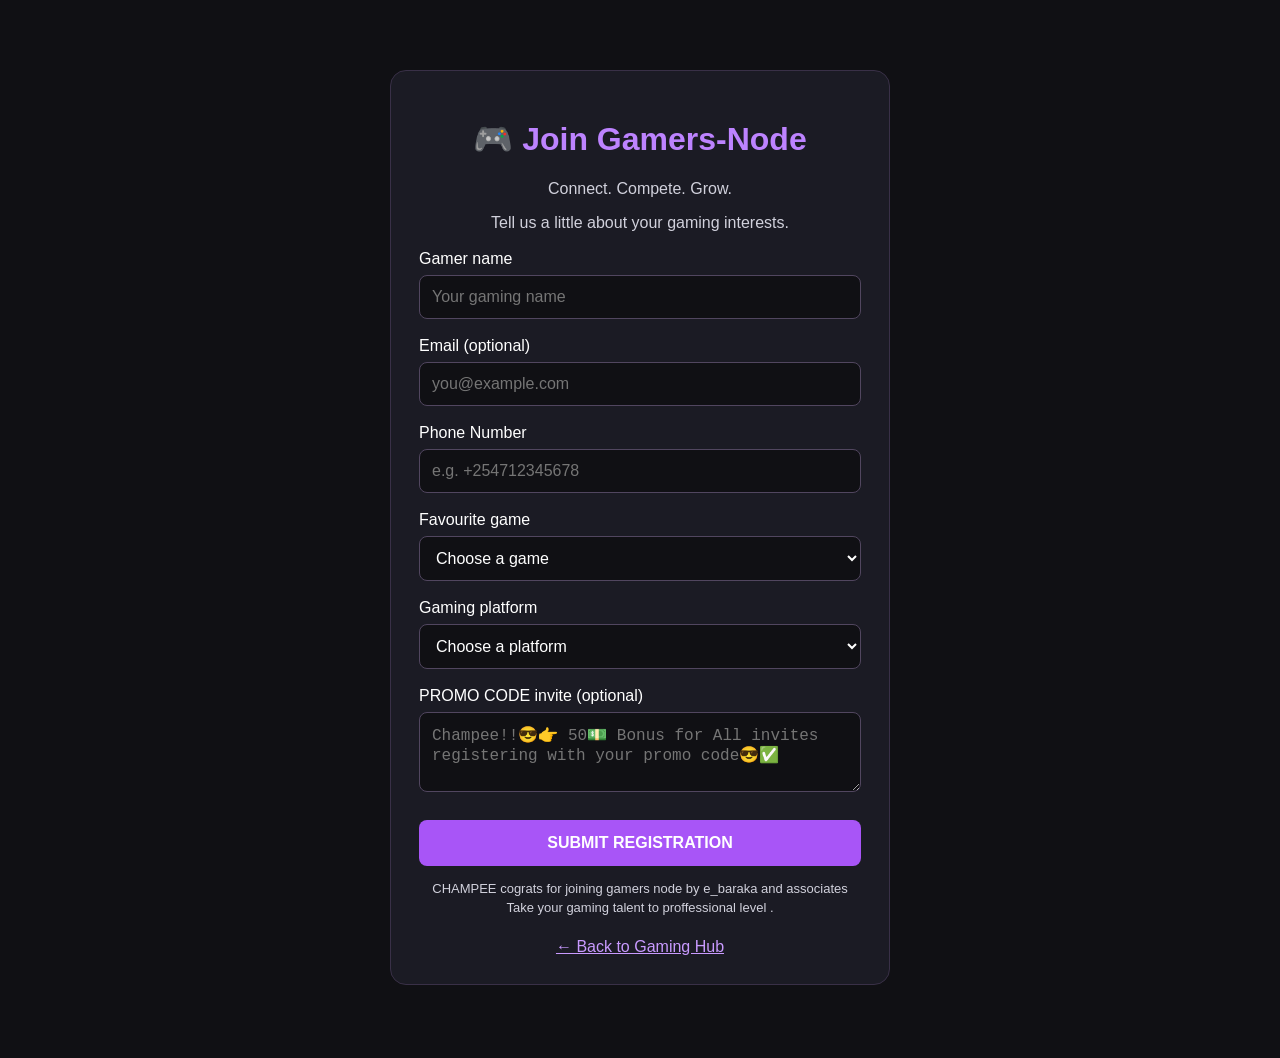
<file: register.html>
<!DOCTYPE html>
<html lang="en">
<head>
  <meta charset="UTF-8">
  <meta name="viewport" content="width=device-width, initial-scale=1.0">
  <title>Join Gamers-Node</title>
  <style>
    * {
      box-sizing: border-box;
    }

    body {
      margin: 0;
      padding: 30px 16px;
      background: #101014;
      color: white;
      font-family: Arial, sans-serif;
    }

    .container {
      max-width: 500px;
      margin: 40px auto;
      padding: 28px;
      background: #1b1b24;
      border-radius: 16px;
      border: 1px solid #393047;
    }

    h1 {
      color: #bd83ff;
      text-align: center;
    }

    p {
      color: #d1d1dc;
      text-align: center;
    }

    label {
      display: block;
      margin-top: 18px;
      margin-bottom: 7px;
    }

    input, select, textarea {
      width: 100%;
      padding: 12px;
      border: 1px solid #51465f;
      border-radius: 8px;
      background: #101014;
      color: white;
      font-size: 16px;
    }

    button {
      width: 100%;
      margin-top: 24px;
      padding: 14px;
      border: 0;
      border-radius: 8px;
      background: #a855f7;
      color: white;
      font-size: 16px;
      font-weight: bold;
      cursor: pointer;
    }

    a {
      color: #c99aff;
    }

    .back {
      display: block;
      margin-top: 20px;
      text-align: center;
    }

    .notice {
      font-size: 13px;
      line-height: 1.5;
    }
  </style>
</head>
<body>
  <main class="container">
    <h1>🎮 Join Gamers-Node</h1>
    <p>Connect. Compete. Grow.</p>
    <p>Tell us a little about your gaming interests.</p>

    <form action="https://formsubmit.co/ebaraka442@gmail.com"
      method="POST">

      <input type="hidden" name="_next"
        value="https://ebaraka442.github.io/Gamers-Node/thank-you.html">

      <input type="hidden" name="_template" value="table">

      <input type="text" name="_honey" style="display:none">

      <label for="gamerName">Gamer name</label>
      <input
        id="gamerName"
        name="gamerName"
        type="text"
        maxlength="30"
        required
        placeholder="Your gaming name"
      >

      <label for="email">Email (optional)</label>
      <input
        id="email"
        name="email"
        type="email"
        placeholder="you@example.com"
      >

      <!-- NEW PHONE NUMBER FIELD -->
      <label for="phone">Phone Number</label>
      <input
        id="phone"
        name="phone"
        type="tel"
        placeholder="e.g. +254712345678"
        autocomplete="tel"
      >

      <label for="game">Favourite game</label>
      <select id="game" name="game" required>
        <option value="">Choose a game</option>
        <option>EFootBall koonami</option>
        <option>Call of Duty</option>
        <option>Free Fire</option>
        <option>Fortnite</option>
        <option>Minecraft</option>
        <option>Other</option>
      </select>

      <label for="platform">Gaming platform</label>
      <select id="platform" name="platform" required>
        <option value="">Choose a platform</option>
        <option>Mobile</option>
        <option>PC</option>
        <option>PlayStation</option>
        <option>Xbox</option>
        <option>Other</option>
      </select>

      <label for="message">PROMO CODE invite (optional)</label>
      <textarea
        id="message"
        name="message"
        rows="3"
        maxlength="300"
        placeholder="Champee!!😎👉 50💵 Bonus for All invites registering with your promo code😎✅"
      ></textarea>

      <button type="submit">SUBMIT REGISTRATION</button>
    </form>

    <p class="notice">
      CHAMPEE cograts for joining gamers node by e_baraka and associates Take your gaming talent to proffessional level .
    </p>

    <a class="back" href="index.html">← Back to Gaming Hub</a>
  </main>
</body>
</html>
</file>
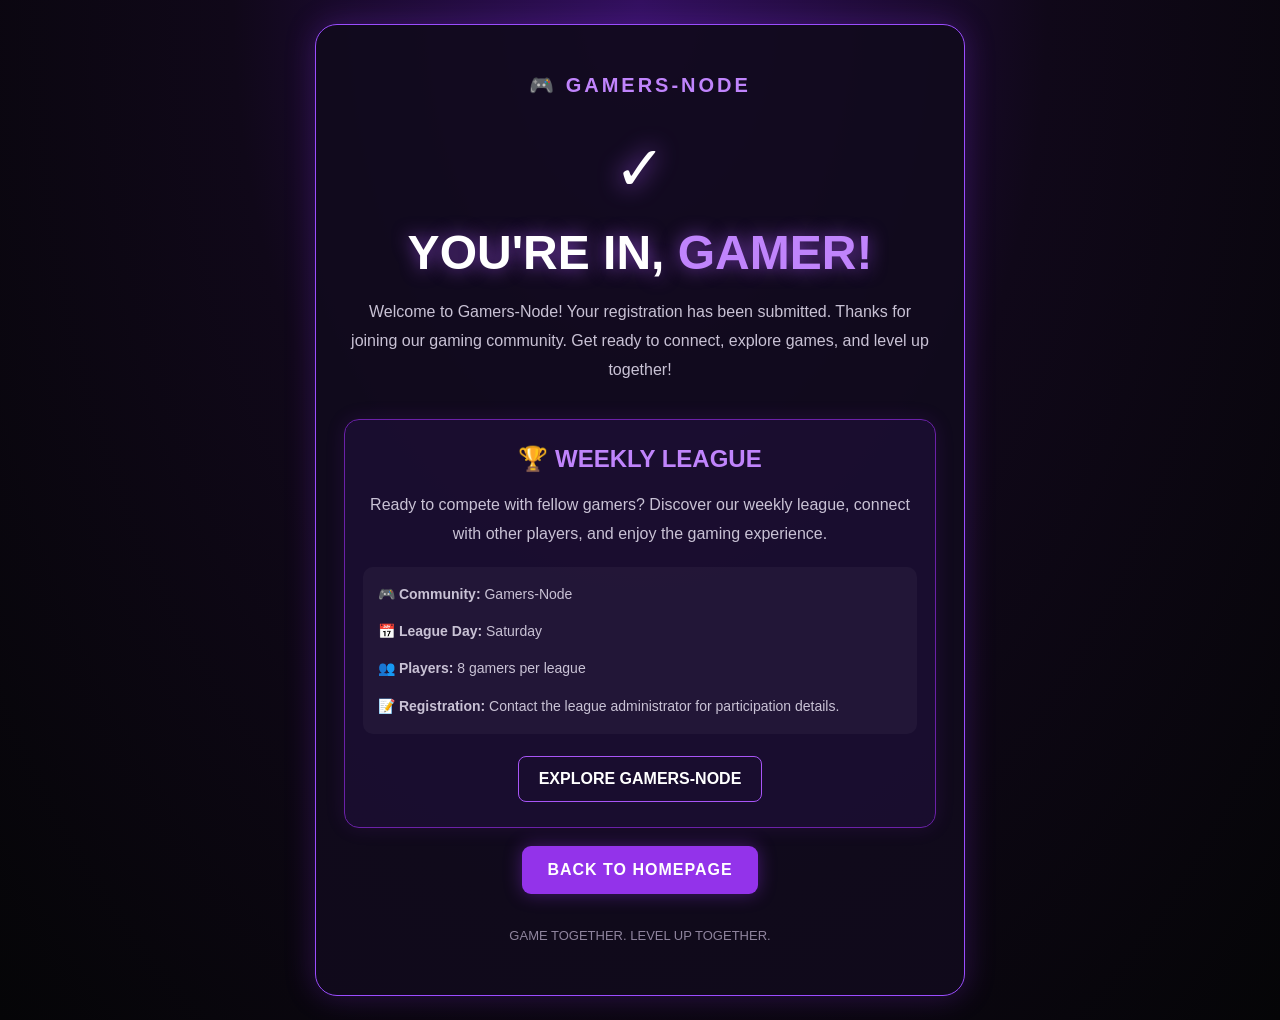
<file: thank-you.html>
<!DOCTYPE html>
<html lang="en">
<head>
  <meta charset="UTF-8">
  <meta name="viewport" content="width=device-width, initial-scale=1.0">

  <title>You're In! | Gamers-Node</title>

  <style>
    * {
      box-sizing: border-box;
      margin: 0;
      padding: 0;
    }

    body {
      min-height: 100vh;
      display: flex;
      align-items: center;
      justify-content: center;
      padding: 24px;

      background:
        radial-gradient(
          ellipse at top,
          #32105e 0%,
          #100819 45%,
          #050507 100%
        );

      color: #ffffff;
      font-family: Arial, sans-serif;
      text-align: center;
    }

    .card {
      width: 100%;
      max-width: 650px;
      padding: 48px 28px;

      border: 1px solid #9b4dff;
      border-radius: 22px;

      background: rgba(17, 10, 29, 0.92);

      box-shadow:
        0 0 30px rgba(153, 50, 255, 0.25);
    }

    .logo {
      color: #c084fc;
      font-size: 20px;
      font-weight: bold;
      letter-spacing: 3px;
      margin-bottom: 35px;
    }

    .icon {
      font-size: 62px;
      margin-bottom: 20px;

      filter: drop-shadow(0 0 12px #a855f7);
    }

    h1 {
      font-size: clamp(30px, 7vw, 48px);
      margin-bottom: 18px;

      color: #ffffff;

      text-shadow:
        0 0 18px rgba(168, 85, 247, 0.7);
    }

    h1 span {
      color: #c084fc;
    }

    p {
      color: #c9c2d5;
      font-size: 16px;
      line-height: 1.8;
      margin-bottom: 28px;
    }

    .button {
      display: inline-block;
      padding: 15px 25px;

      border-radius: 9px;

      background: #9333ea;
      color: #ffffff;

      text-decoration: none;
      font-weight: bold;
      letter-spacing: 1px;

      box-shadow:
        0 0 18px rgba(147, 51, 234, 0.4);

      transition: 0.2s ease;
    }

    .button:hover {
      background: #a855f7;
      transform: translateY(-2px);

      box-shadow:
        0 0 28px rgba(168, 85, 247, 0.7);
    }

    /* WEEKLY LEAGUE SECTION */

    .league {
      margin-top: 35px;
      padding: 25px 18px;

      border: 1px solid #6b21a8;
      border-radius: 15px;

      background: rgba(91, 33, 182, 0.12);

      box-shadow:
        0 0 20px rgba(147, 51, 234, 0.12);
    }

    .league h2 {
      color: #c084fc;
      font-size: 24px;
      margin-bottom: 18px;
    }

    .league p {
      margin-bottom: 18px;
    }

    .league-info {
      text-align: left;
      padding: 15px;

      border-radius: 10px;

      background: rgba(255, 255, 255, 0.04);
    }

    .league-info p {
      margin-bottom: 12px;
      font-size: 14px;
    }

    .league-info p:last-child {
      margin-bottom: 0;
    }

    .league-button {
      display: inline-block;
      margin-top: 22px;

      padding: 13px 20px;

      border: 1px solid #a855f7;
      border-radius: 8px;

      color: #ffffff;
      text-decoration: none;
      font-weight: bold;

      transition: 0.2s ease;
    }

    .league-button:hover {
      background: #9333ea;
      box-shadow:
        0 0 20px rgba(168, 85, 247, 0.5);
    }

    .small {
      font-size: 13px;
      color: #8f849e;

      margin-top: 30px;
      margin-bottom: 0;
    }

    @media (max-width: 480px) {
      .card {
        padding: 35px 18px;
      }

      .league {
        padding: 20px 14px;
      }
    }
  </style>
</head>

<body>

  <main class="card">

    <div class="logo">
      🎮 GAMERS-NODE
    </div>

    <div class="icon">
      ✓
    </div>

    <h1>
      YOU'RE IN, <span>GAMER!</span>
    </h1>

    <p>
      Welcome to Gamers-Node!

      Your registration has been submitted.
      Thanks for joining our gaming community.

      Get ready to connect, explore games,
      and level up together!
    </p>

    <!-- WEEKLY LEAGUE SECTION -->

    <section class="league">

      <h2>🏆 WEEKLY LEAGUE</h2>

      <p>
        Ready to compete with fellow gamers?

        Discover our weekly league,
        connect with other players,
        and enjoy the gaming experience.
      </p>

      <div class="league-info">

        <p>
          🎮 <strong>Community:</strong>
          Gamers-Node
        </p>

        <p>
          📅 <strong>League Day:</strong>
          Saturday
        </p>

        <p>
          👥 <strong>Players:</strong>
          8 gamers per league
        </p>

        <p>
          📝 <strong>Registration:</strong>
          Contact the league administrator
          for participation details.
        </p>

      </div>

      <a
        class="league-button"
        href="./index.html"
      >
        EXPLORE GAMERS-NODE
      </a>

    </section>

    <br>

    <a
      class="button"
      href="./index.html"
    >
      BACK TO HOMEPAGE
    </a>

    <p class="small">
      GAME TOGETHER.
      LEVEL UP TOGETHER.
    </p>

  </main>

</body>
</html>
</file>
